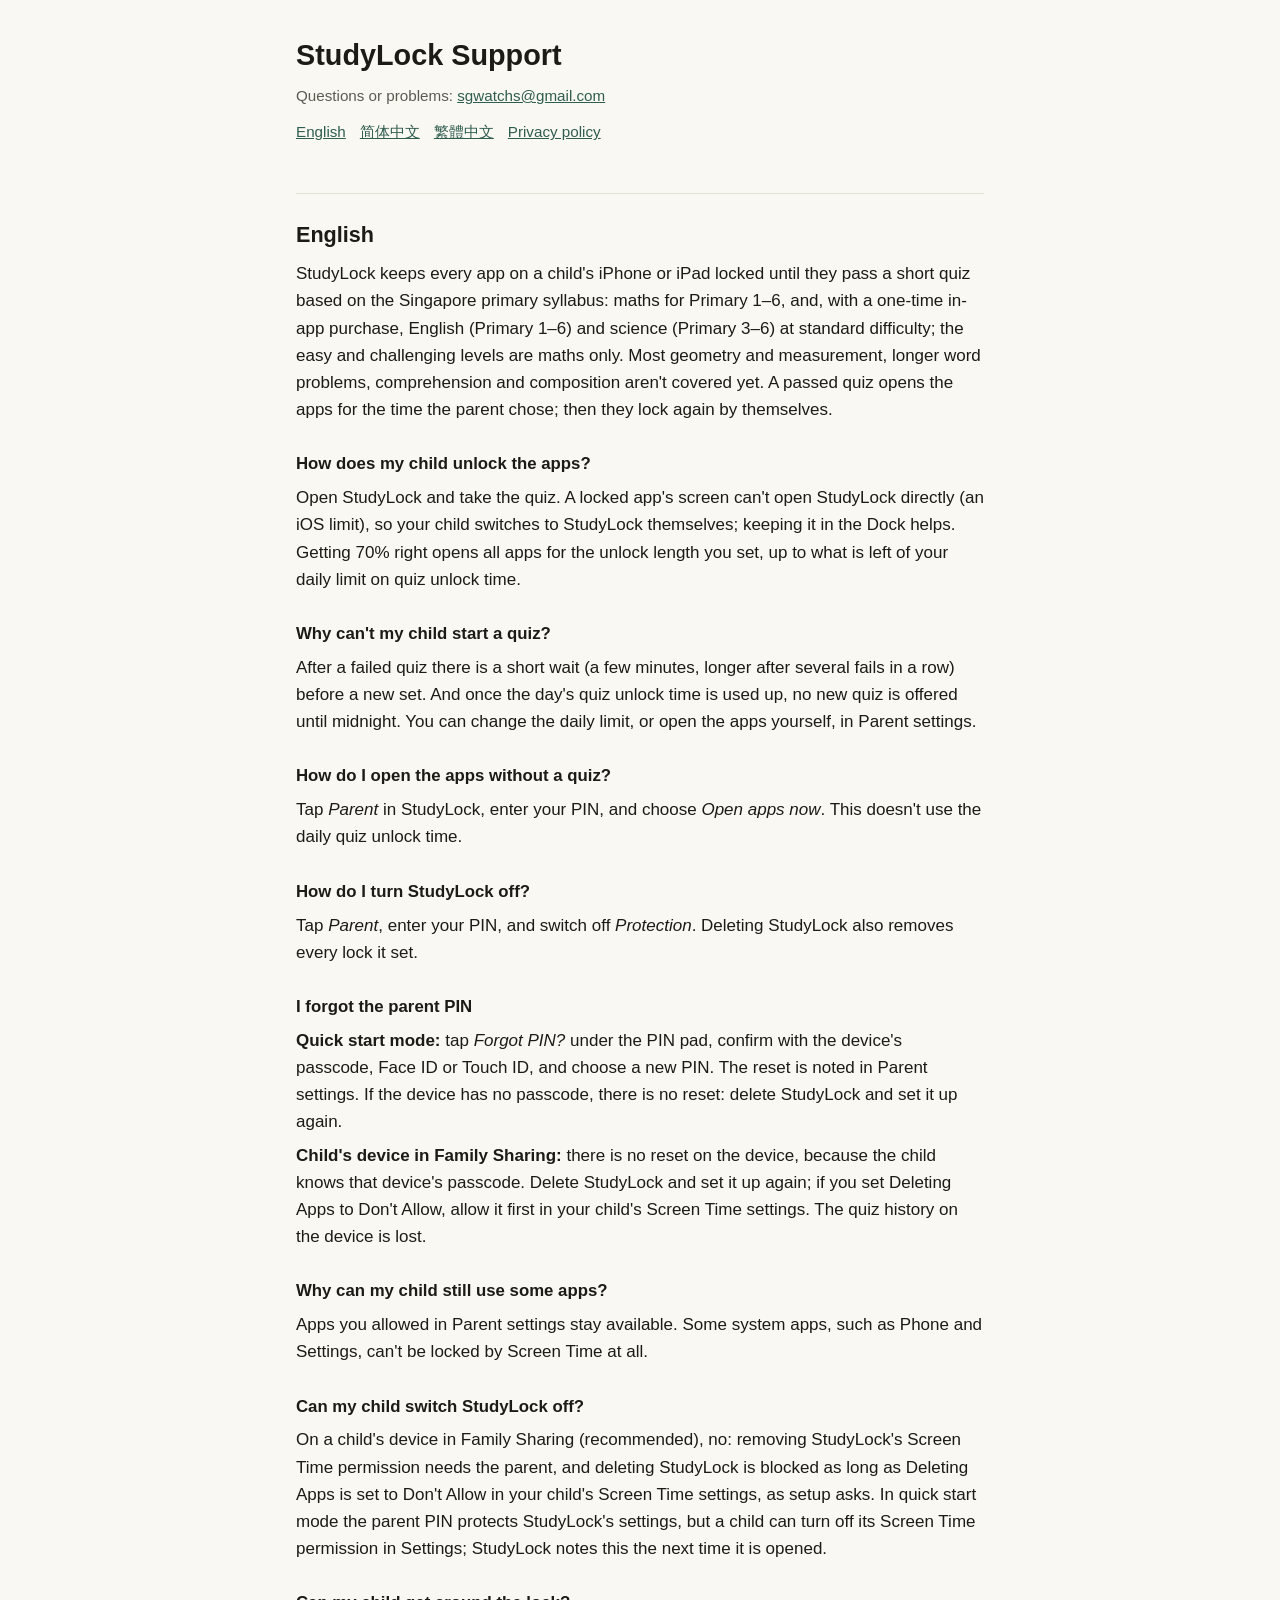
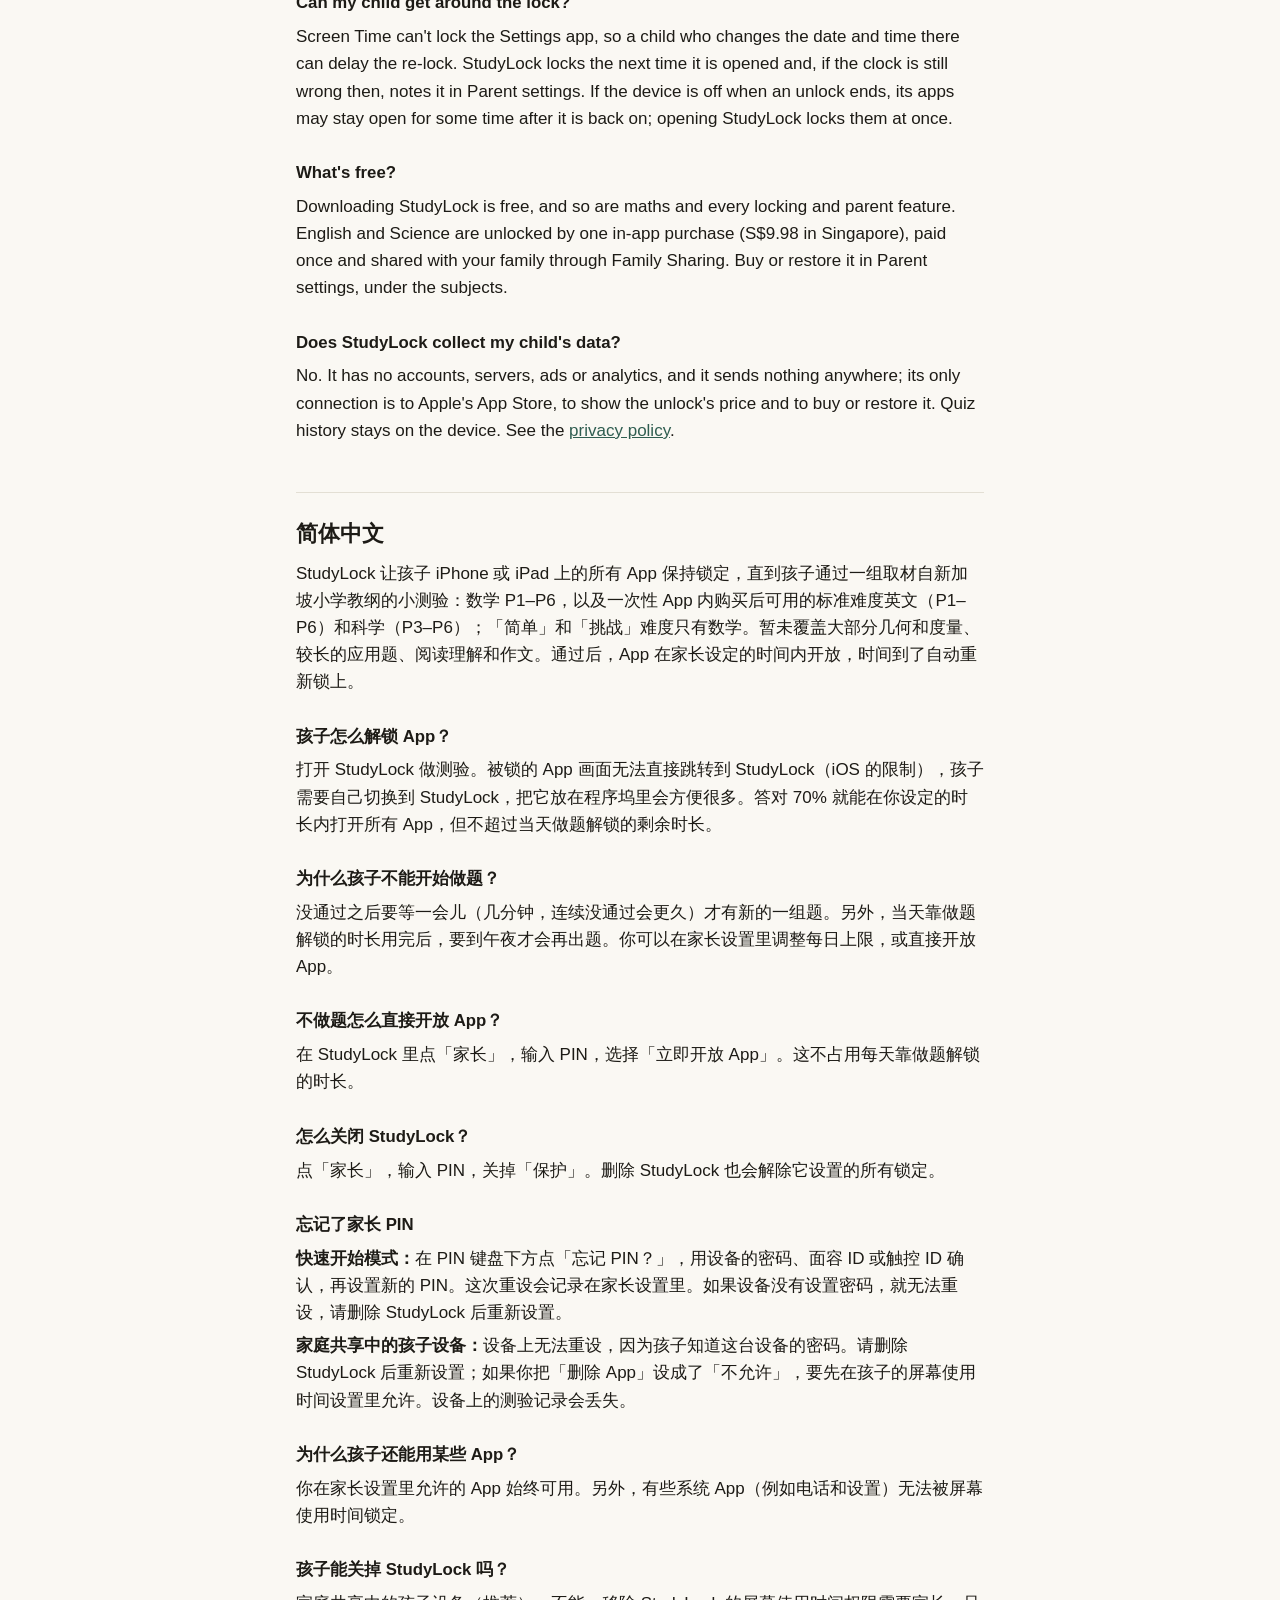
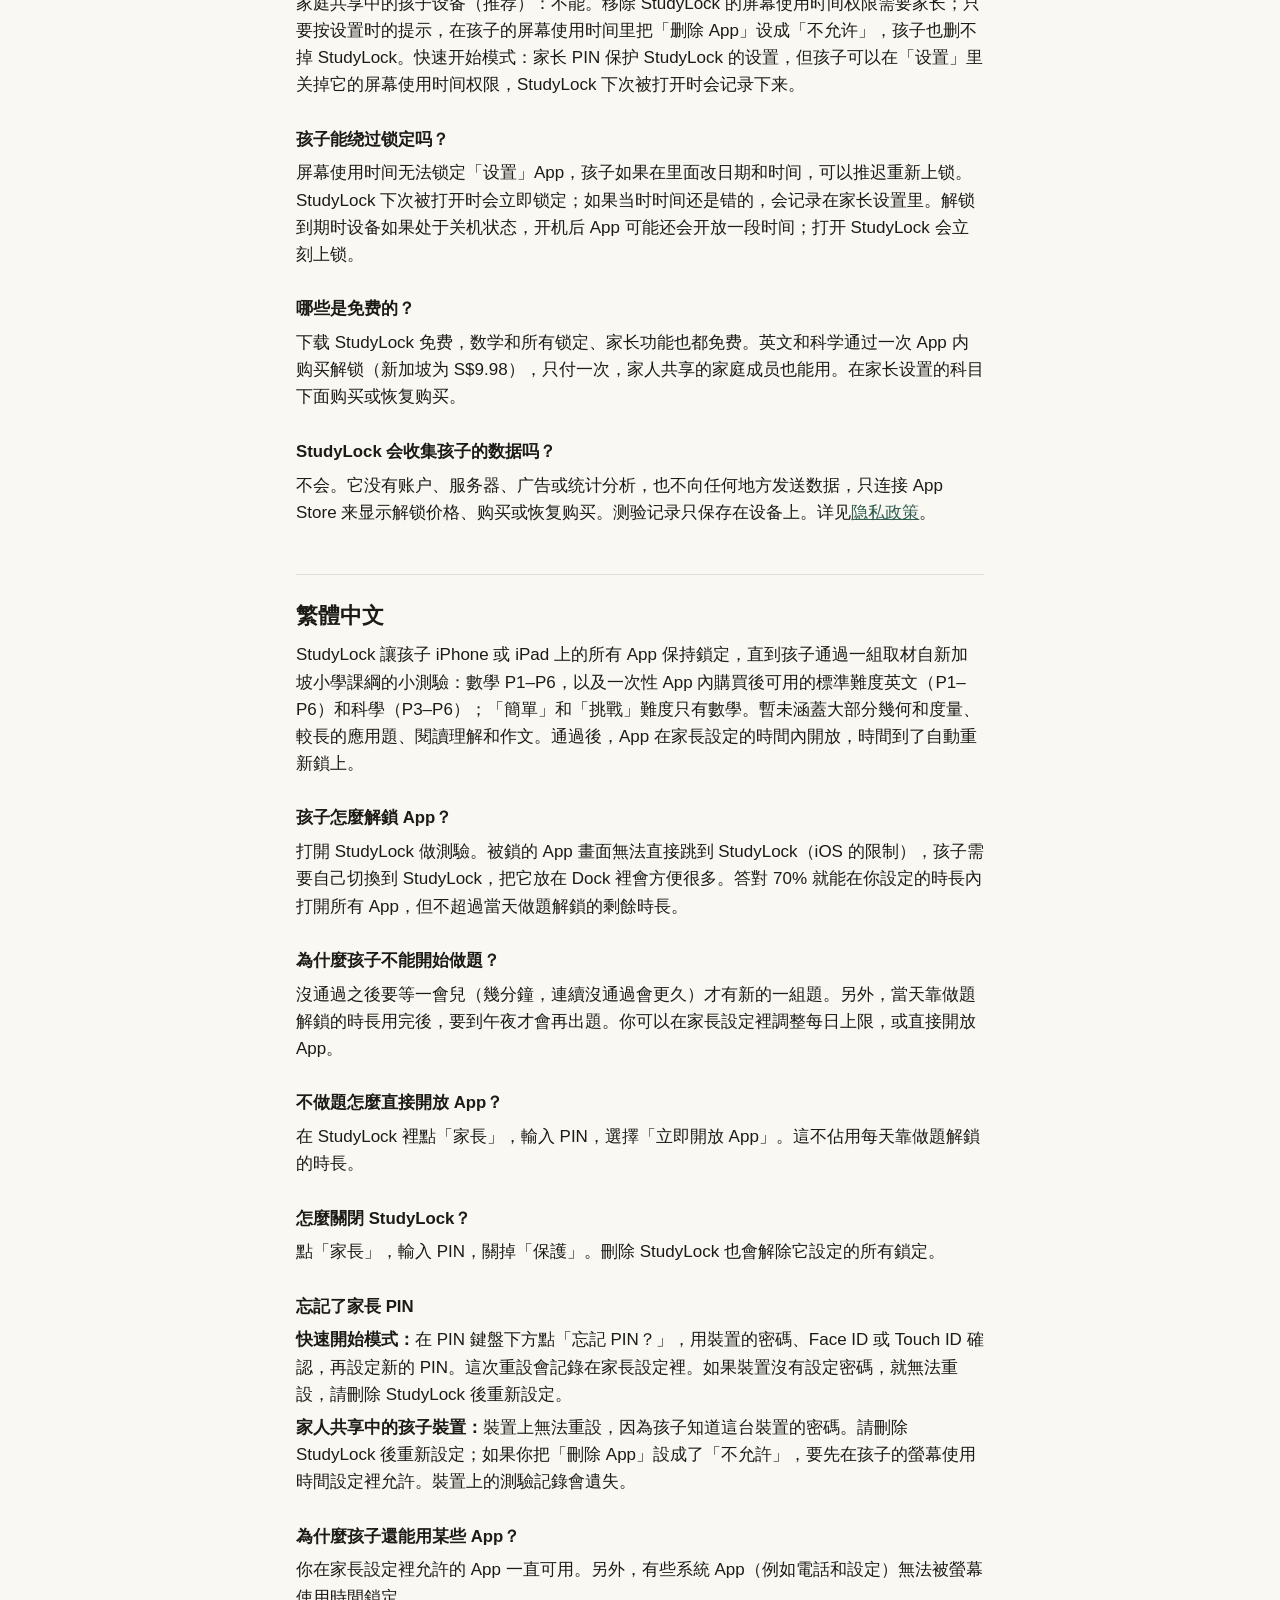
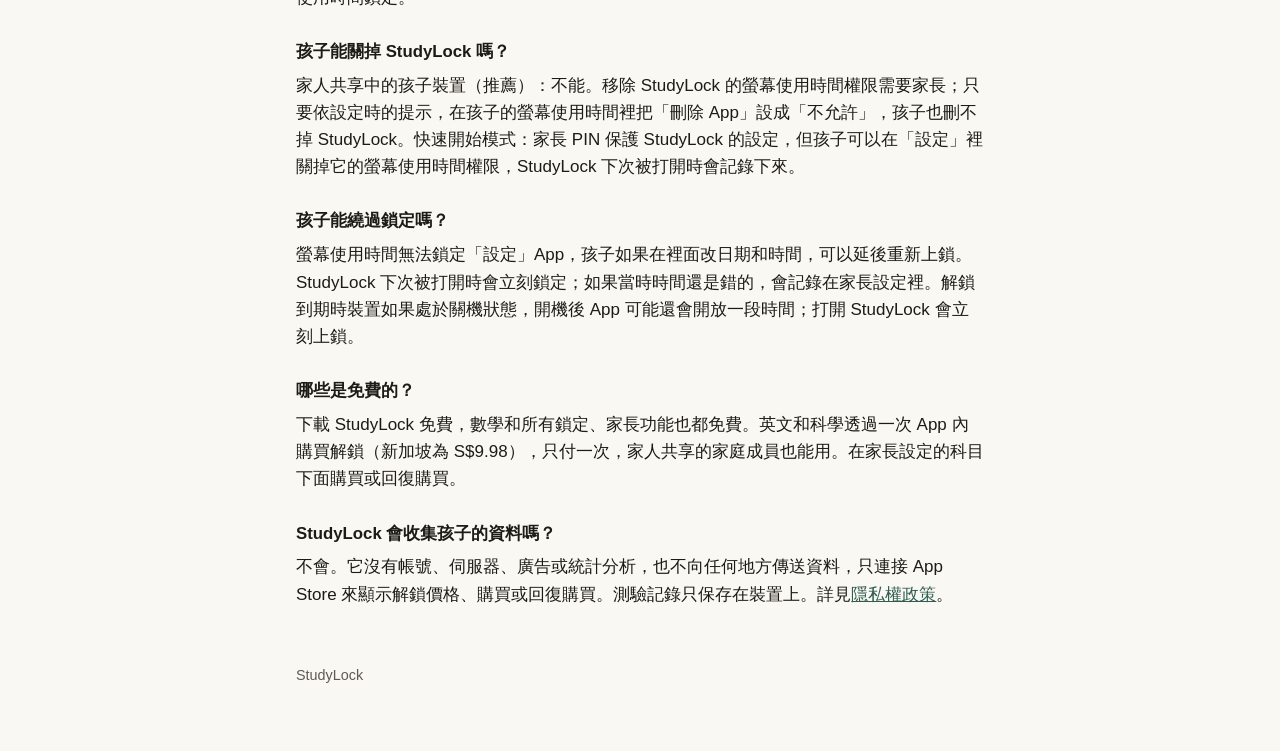
<file: index.html>
<!doctype html>
<html lang="en">
<head>
<meta charset="utf-8">
<meta name="viewport" content="width=device-width, initial-scale=1">
<title>StudyLock Support</title>
<link rel="stylesheet" href="style.css">
</head>
<body>
<main>
<h1>StudyLock Support</h1>
<p class="meta">Questions or problems: <a href="mailto:sgwatchs@gmail.com">sgwatchs@gmail.com</a></p>
<nav><a href="#en">English</a><a href="#zh-hans" lang="zh-Hans">简体中文</a><a href="#zh-hant" lang="zh-Hant">繁體中文</a><a href="privacy.html">Privacy policy</a></nav>

<section id="en">
<h2>English</h2>
<p>StudyLock keeps every app on a child's iPhone or iPad locked until they pass a short quiz based on the Singapore primary syllabus: maths for Primary 1–6, and, with a one-time in-app purchase, English (Primary 1–6) and science (Primary 3–6) at standard difficulty; the easy and challenging levels are maths only. Most geometry and measurement, longer word problems, comprehension and composition aren't covered yet. A passed quiz opens the apps for the time the parent chose; then they lock again by themselves.</p>

<h3>How does my child unlock the apps?</h3>
<p>Open StudyLock and take the quiz. A locked app's screen can't open StudyLock directly (an iOS limit), so your child switches to StudyLock themselves; keeping it in the Dock helps. Getting 70% right opens all apps for the unlock length you set, up to what is left of your daily limit on quiz unlock time.</p>

<h3>Why can't my child start a quiz?</h3>
<p>After a failed quiz there is a short wait (a few minutes, longer after several fails in a row) before a new set. And once the day's quiz unlock time is used up, no new quiz is offered until midnight. You can change the daily limit, or open the apps yourself, in Parent settings.</p>

<h3>How do I open the apps without a quiz?</h3>
<p>Tap <em>Parent</em> in StudyLock, enter your PIN, and choose <em>Open apps now</em>. This doesn't use the daily quiz unlock time.</p>

<h3>How do I turn StudyLock off?</h3>
<p>Tap <em>Parent</em>, enter your PIN, and switch off <em>Protection</em>. Deleting StudyLock also removes every lock it set.</p>

<h3>I forgot the parent PIN</h3>
<p><strong>Quick start mode:</strong> tap <em>Forgot PIN?</em> under the PIN pad, confirm with the device's passcode, Face ID or Touch ID, and choose a new PIN. The reset is noted in Parent settings. If the device has no passcode, there is no reset: delete StudyLock and set it up again.</p>
<p><strong>Child's device in Family Sharing:</strong> there is no reset on the device, because the child knows that device's passcode. Delete StudyLock and set it up again; if you set Deleting Apps to Don't Allow, allow it first in your child's Screen Time settings. The quiz history on the device is lost.</p>

<h3>Why can my child still use some apps?</h3>
<p>Apps you allowed in Parent settings stay available. Some system apps, such as Phone and Settings, can't be locked by Screen Time at all.</p>

<h3>Can my child switch StudyLock off?</h3>
<p>On a child's device in Family Sharing (recommended), no: removing StudyLock's Screen Time permission needs the parent, and deleting StudyLock is blocked as long as Deleting Apps is set to Don't Allow in your child's Screen Time settings, as setup asks. In quick start mode the parent PIN protects StudyLock's settings, but a child can turn off its Screen Time permission in Settings; StudyLock notes this the next time it is opened.</p>

<h3>Can my child get around the lock?</h3>
<p>Screen Time can't lock the Settings app, so a child who changes the date and time there can delay the re-lock. StudyLock locks the next time it is opened and, if the clock is still wrong then, notes it in Parent settings. If the device is off when an unlock ends, its apps may stay open for some time after it is back on; opening StudyLock locks them at once.</p>

<h3>What's free?</h3>
<p>Downloading StudyLock is free, and so are maths and every locking and parent feature. English and Science are unlocked by one in-app purchase (S$9.98 in Singapore), paid once and shared with your family through Family Sharing. Buy or restore it in Parent settings, under the subjects.</p>

<h3>Does StudyLock collect my child's data?</h3>
<p>No. It has no accounts, servers, ads or analytics, and it sends nothing anywhere; its only connection is to Apple's App Store, to show the unlock's price and to buy or restore it. Quiz history stays on the device. See the <a href="privacy.html">privacy policy</a>.</p>
</section>

<section id="zh-hans" lang="zh-Hans">
<h2>简体中文</h2>
<p>StudyLock 让孩子 iPhone 或 iPad 上的所有 App 保持锁定，直到孩子通过一组取材自新加坡小学教纲的小测验：数学 P1–P6，以及一次性 App 内购买后可用的标准难度英文（P1–P6）和科学（P3–P6）；「简单」和「挑战」难度只有数学。暂未覆盖大部分几何和度量、较长的应用题、阅读理解和作文。通过后，App 在家长设定的时间内开放，时间到了自动重新锁上。</p>

<h3>孩子怎么解锁 App？</h3>
<p>打开 StudyLock 做测验。被锁的 App 画面无法直接跳转到 StudyLock（iOS 的限制），孩子需要自己切换到 StudyLock，把它放在程序坞里会方便很多。答对 70% 就能在你设定的时长内打开所有 App，但不超过当天做题解锁的剩余时长。</p>

<h3>为什么孩子不能开始做题？</h3>
<p>没通过之后要等一会儿（几分钟，连续没通过会更久）才有新的一组题。另外，当天靠做题解锁的时长用完后，要到午夜才会再出题。你可以在家长设置里调整每日上限，或直接开放 App。</p>

<h3>不做题怎么直接开放 App？</h3>
<p>在 StudyLock 里点「家长」，输入 PIN，选择「立即开放 App」。这不占用每天靠做题解锁的时长。</p>

<h3>怎么关闭 StudyLock？</h3>
<p>点「家长」，输入 PIN，关掉「保护」。删除 StudyLock 也会解除它设置的所有锁定。</p>

<h3>忘记了家长 PIN</h3>
<p><strong>快速开始模式：</strong>在 PIN 键盘下方点「忘记 PIN？」，用设备的密码、面容 ID 或触控 ID 确认，再设置新的 PIN。这次重设会记录在家长设置里。如果设备没有设置密码，就无法重设，请删除 StudyLock 后重新设置。</p>
<p><strong>家庭共享中的孩子设备：</strong>设备上无法重设，因为孩子知道这台设备的密码。请删除 StudyLock 后重新设置；如果你把「删除 App」设成了「不允许」，要先在孩子的屏幕使用时间设置里允许。设备上的测验记录会丢失。</p>

<h3>为什么孩子还能用某些 App？</h3>
<p>你在家长设置里允许的 App 始终可用。另外，有些系统 App（例如电话和设置）无法被屏幕使用时间锁定。</p>

<h3>孩子能关掉 StudyLock 吗？</h3>
<p>家庭共享中的孩子设备（推荐）：不能。移除 StudyLock 的屏幕使用时间权限需要家长；只要按设置时的提示，在孩子的屏幕使用时间里把「删除 App」设成「不允许」，孩子也删不掉 StudyLock。快速开始模式：家长 PIN 保护 StudyLock 的设置，但孩子可以在「设置」里关掉它的屏幕使用时间权限，StudyLock 下次被打开时会记录下来。</p>

<h3>孩子能绕过锁定吗？</h3>
<p>屏幕使用时间无法锁定「设置」App，孩子如果在里面改日期和时间，可以推迟重新上锁。StudyLock 下次被打开时会立即锁定；如果当时时间还是错的，会记录在家长设置里。解锁到期时设备如果处于关机状态，开机后 App 可能还会开放一段时间；打开 StudyLock 会立刻上锁。</p>

<h3>哪些是免费的？</h3>
<p>下载 StudyLock 免费，数学和所有锁定、家长功能也都免费。英文和科学通过一次 App 内购买解锁（新加坡为 S$9.98），只付一次，家人共享的家庭成员也能用。在家长设置的科目下面购买或恢复购买。</p>

<h3>StudyLock 会收集孩子的数据吗？</h3>
<p>不会。它没有账户、服务器、广告或统计分析，也不向任何地方发送数据，只连接 App Store 来显示解锁价格、购买或恢复购买。测验记录只保存在设备上。详见<a href="privacy.html#zh-hans">隐私政策</a>。</p>
</section>

<section id="zh-hant" lang="zh-Hant">
<h2>繁體中文</h2>
<p>StudyLock 讓孩子 iPhone 或 iPad 上的所有 App 保持鎖定，直到孩子通過一組取材自新加坡小學課綱的小測驗：數學 P1–P6，以及一次性 App 內購買後可用的標準難度英文（P1–P6）和科學（P3–P6）；「簡單」和「挑戰」難度只有數學。暫未涵蓋大部分幾何和度量、較長的應用題、閱讀理解和作文。通過後，App 在家長設定的時間內開放，時間到了自動重新鎖上。</p>

<h3>孩子怎麼解鎖 App？</h3>
<p>打開 StudyLock 做測驗。被鎖的 App 畫面無法直接跳到 StudyLock（iOS 的限制），孩子需要自己切換到 StudyLock，把它放在 Dock 裡會方便很多。答對 70% 就能在你設定的時長內打開所有 App，但不超過當天做題解鎖的剩餘時長。</p>

<h3>為什麼孩子不能開始做題？</h3>
<p>沒通過之後要等一會兒（幾分鐘，連續沒通過會更久）才有新的一組題。另外，當天靠做題解鎖的時長用完後，要到午夜才會再出題。你可以在家長設定裡調整每日上限，或直接開放 App。</p>

<h3>不做題怎麼直接開放 App？</h3>
<p>在 StudyLock 裡點「家長」，輸入 PIN，選擇「立即開放 App」。這不佔用每天靠做題解鎖的時長。</p>

<h3>怎麼關閉 StudyLock？</h3>
<p>點「家長」，輸入 PIN，關掉「保護」。刪除 StudyLock 也會解除它設定的所有鎖定。</p>

<h3>忘記了家長 PIN</h3>
<p><strong>快速開始模式：</strong>在 PIN 鍵盤下方點「忘記 PIN？」，用裝置的密碼、Face ID 或 Touch ID 確認，再設定新的 PIN。這次重設會記錄在家長設定裡。如果裝置沒有設定密碼，就無法重設，請刪除 StudyLock 後重新設定。</p>
<p><strong>家人共享中的孩子裝置：</strong>裝置上無法重設，因為孩子知道這台裝置的密碼。請刪除 StudyLock 後重新設定；如果你把「刪除 App」設成了「不允許」，要先在孩子的螢幕使用時間設定裡允許。裝置上的測驗記錄會遺失。</p>

<h3>為什麼孩子還能用某些 App？</h3>
<p>你在家長設定裡允許的 App 一直可用。另外，有些系統 App（例如電話和設定）無法被螢幕使用時間鎖定。</p>

<h3>孩子能關掉 StudyLock 嗎？</h3>
<p>家人共享中的孩子裝置（推薦）：不能。移除 StudyLock 的螢幕使用時間權限需要家長；只要依設定時的提示，在孩子的螢幕使用時間裡把「刪除 App」設成「不允許」，孩子也刪不掉 StudyLock。快速開始模式：家長 PIN 保護 StudyLock 的設定，但孩子可以在「設定」裡關掉它的螢幕使用時間權限，StudyLock 下次被打開時會記錄下來。</p>

<h3>孩子能繞過鎖定嗎？</h3>
<p>螢幕使用時間無法鎖定「設定」App，孩子如果在裡面改日期和時間，可以延後重新上鎖。StudyLock 下次被打開時會立刻鎖定；如果當時時間還是錯的，會記錄在家長設定裡。解鎖到期時裝置如果處於關機狀態，開機後 App 可能還會開放一段時間；打開 StudyLock 會立刻上鎖。</p>

<h3>哪些是免費的？</h3>
<p>下載 StudyLock 免費，數學和所有鎖定、家長功能也都免費。英文和科學透過一次 App 內購買解鎖（新加坡為 S$9.98），只付一次，家人共享的家庭成員也能用。在家長設定的科目下面購買或回復購買。</p>

<h3>StudyLock 會收集孩子的資料嗎？</h3>
<p>不會。它沒有帳號、伺服器、廣告或統計分析，也不向任何地方傳送資料，只連接 App Store 來顯示解鎖價格、購買或回復購買。測驗記錄只保存在裝置上。詳見<a href="privacy.html#zh-hant">隱私權政策</a>。</p>
</section>

<footer>StudyLock</footer>
</main>
</body>
</html>
</file>
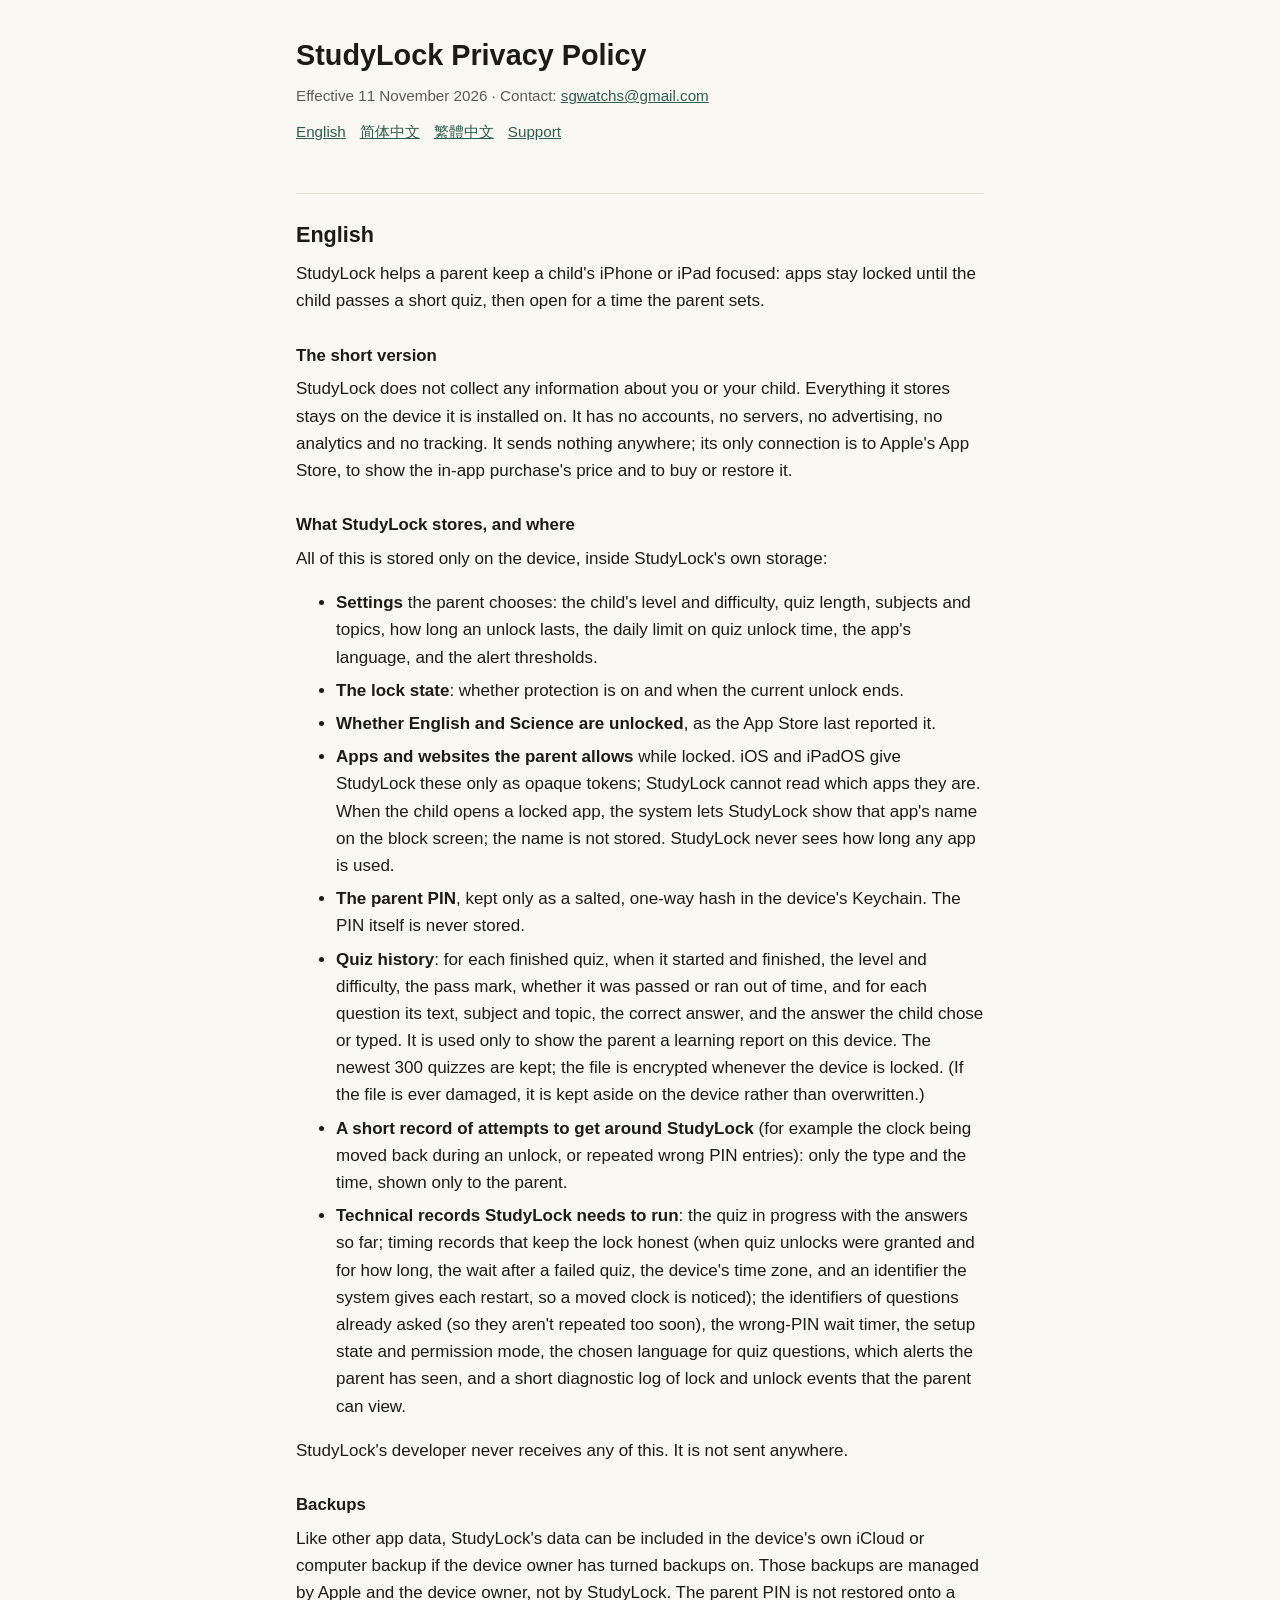
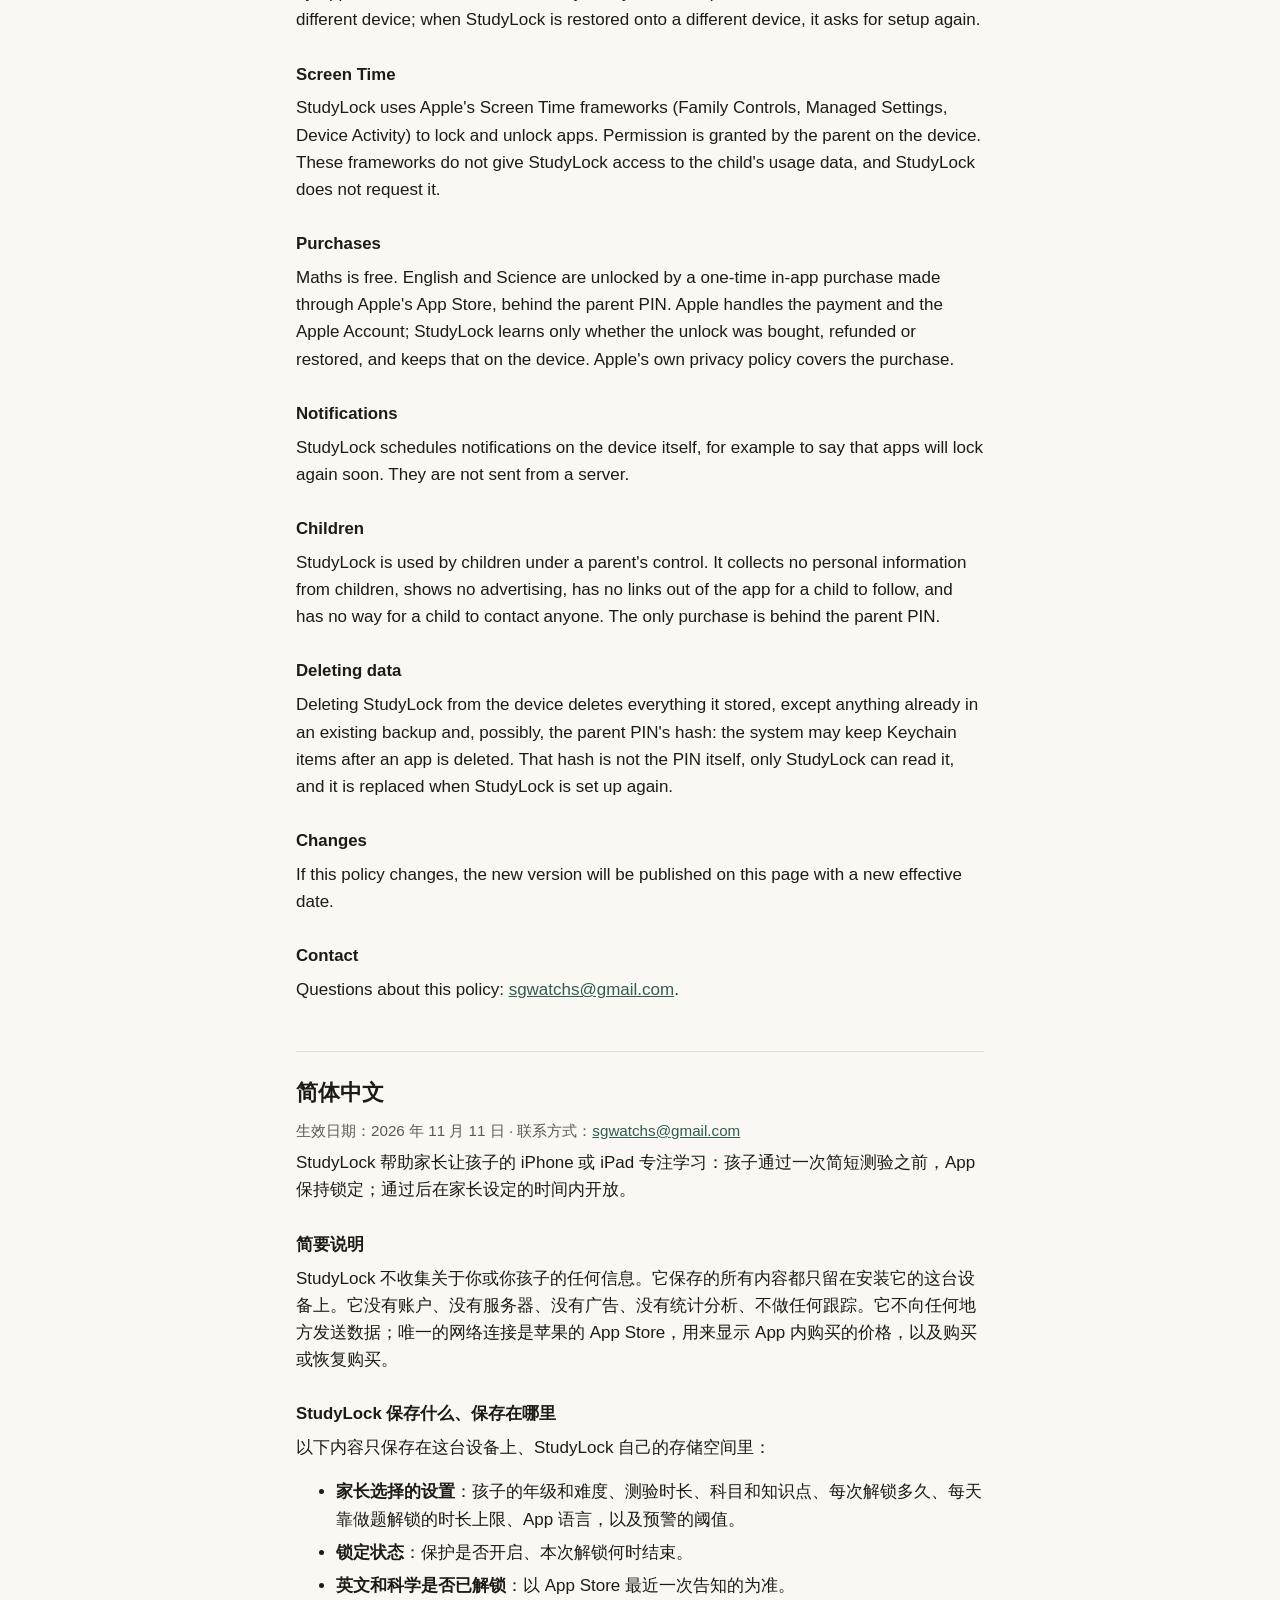
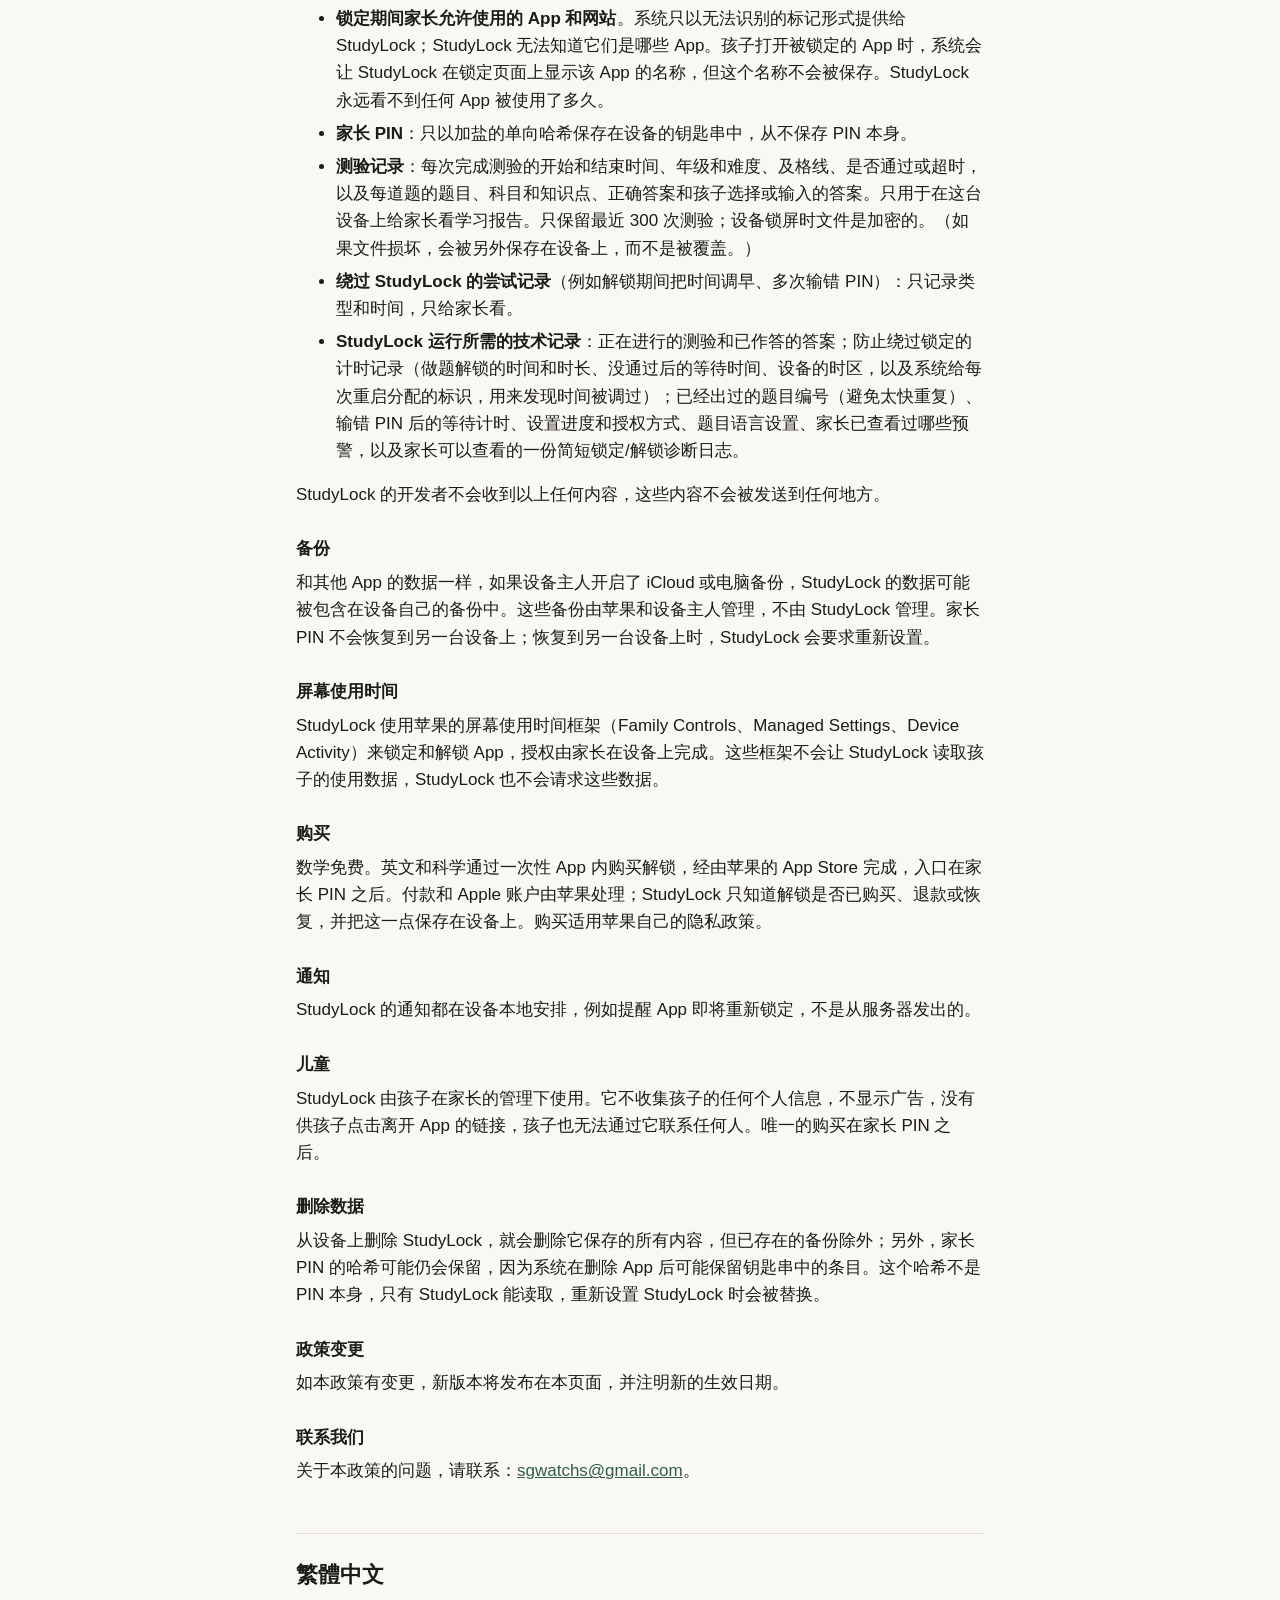
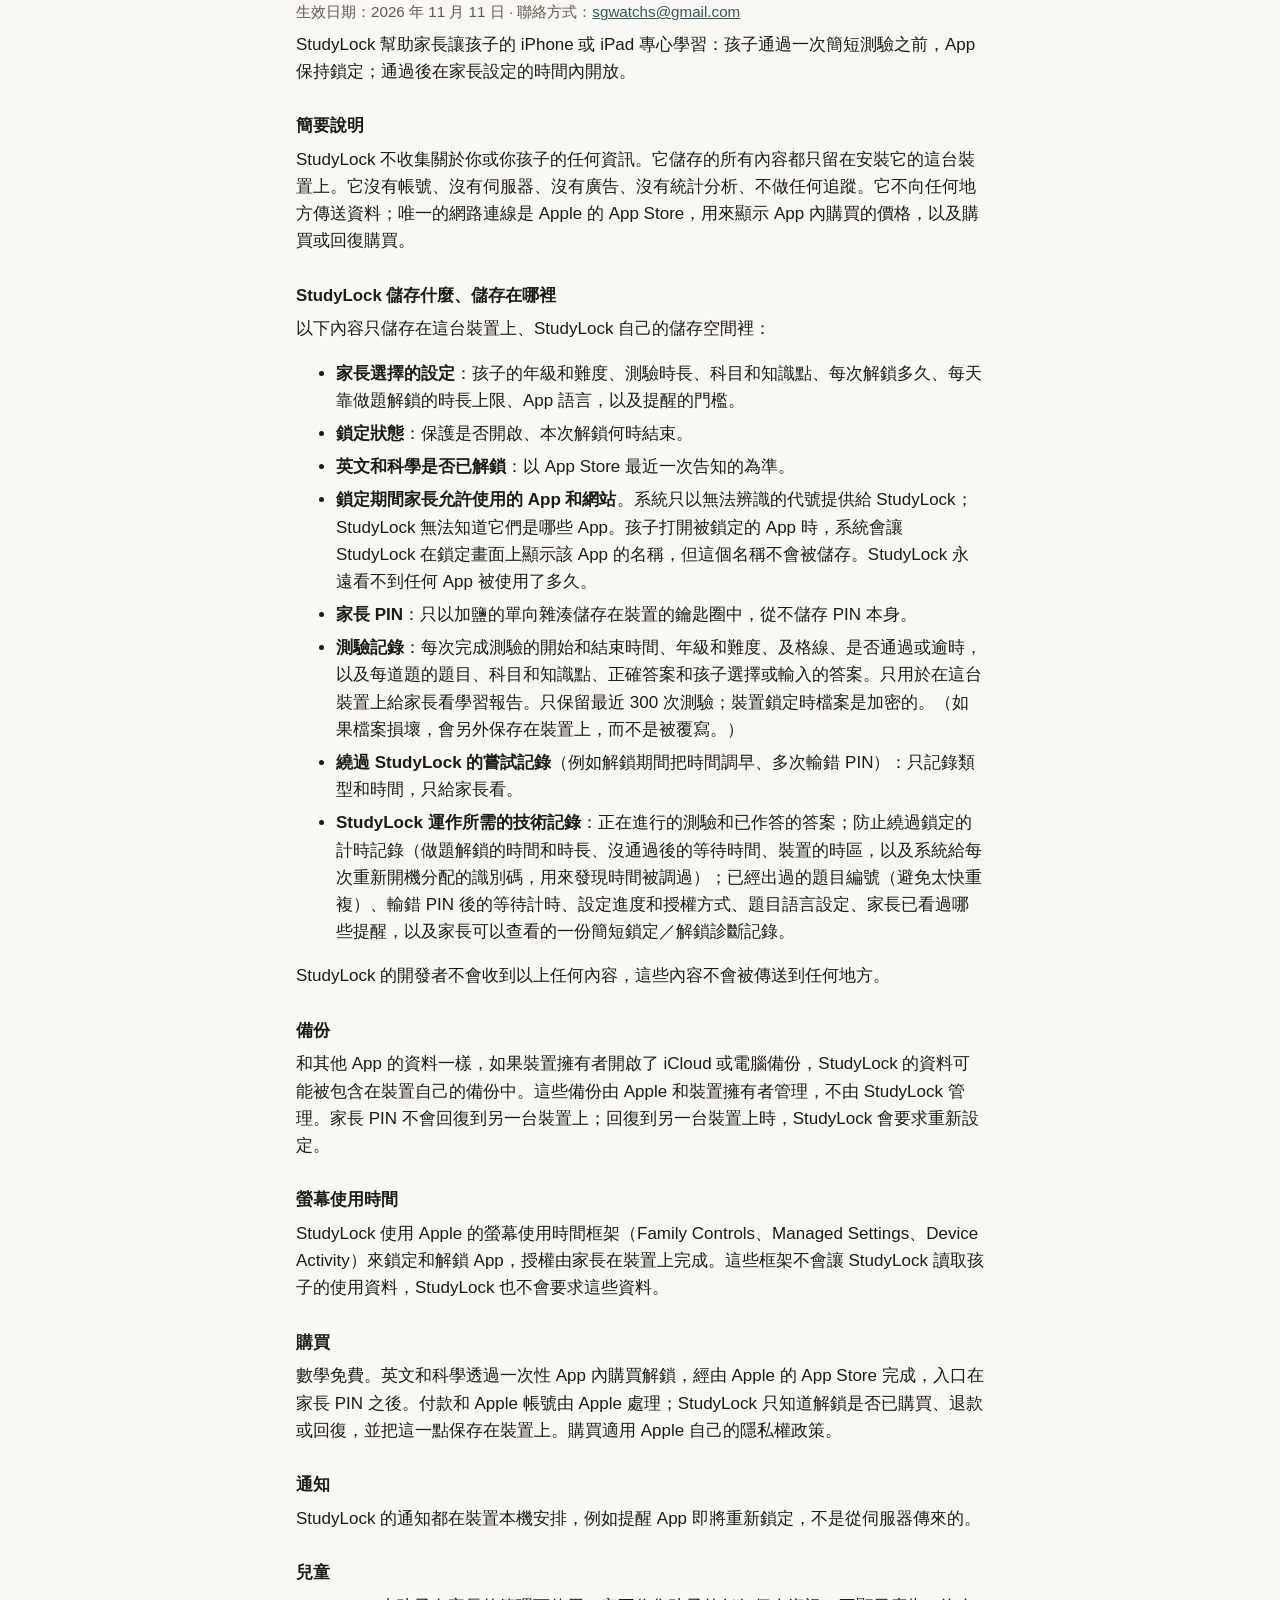
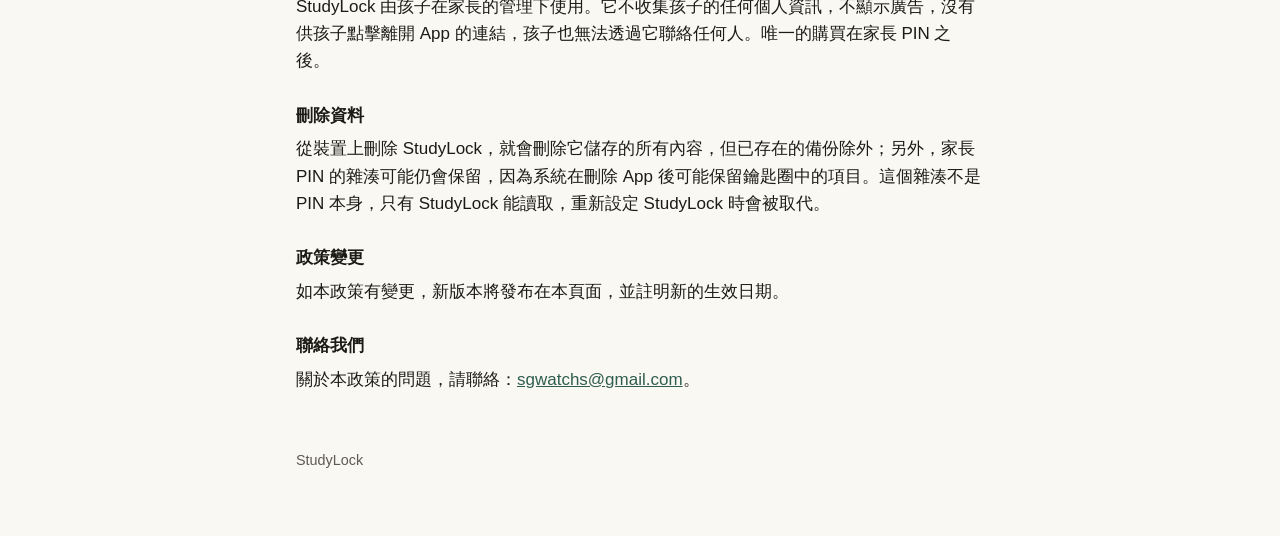
<file: privacy.html>
<!doctype html>
<html lang="en">
<head>
<meta charset="utf-8">
<meta name="viewport" content="width=device-width, initial-scale=1">
<title>StudyLock Privacy Policy</title>
<link rel="stylesheet" href="style.css">
</head>
<body>
<main>
<h1>StudyLock Privacy Policy</h1>
<p class="meta">Effective 11 November 2026 · Contact: <a href="mailto:sgwatchs@gmail.com">sgwatchs@gmail.com</a></p>
<nav><a href="#en">English</a><a href="#zh-hans" lang="zh-Hans">简体中文</a><a href="#zh-hant" lang="zh-Hant">繁體中文</a><a href="./">Support</a></nav>

<section id="en">
<h2>English</h2>
<p>StudyLock helps a parent keep a child's iPhone or iPad focused: apps stay locked until the child passes a short quiz, then open for a time the parent sets.</p>

<h3>The short version</h3>
<p>StudyLock does not collect any information about you or your child. Everything it stores stays on the device it is installed on. It has no accounts, no servers, no advertising, no analytics and no tracking. It sends nothing anywhere; its only connection is to Apple's App Store, to show the in-app purchase's price and to buy or restore it.</p>

<h3>What StudyLock stores, and where</h3>
<p>All of this is stored only on the device, inside StudyLock's own storage:</p>
<ul>
<li><strong>Settings</strong> the parent chooses: the child's level and difficulty, quiz length, subjects and topics, how long an unlock lasts, the daily limit on quiz unlock time, the app's language, and the alert thresholds.</li>
<li><strong>The lock state</strong>: whether protection is on and when the current unlock ends.</li>
<li><strong>Whether English and Science are unlocked</strong>, as the App Store last reported it.</li>
<li><strong>Apps and websites the parent allows</strong> while locked. iOS and iPadOS give StudyLock these only as opaque tokens; StudyLock cannot read which apps they are. When the child opens a locked app, the system lets StudyLock show that app's name on the block screen; the name is not stored. StudyLock never sees how long any app is used.</li>
<li><strong>The parent PIN</strong>, kept only as a salted, one-way hash in the device's Keychain. The PIN itself is never stored.</li>
<li><strong>Quiz history</strong>: for each finished quiz, when it started and finished, the level and difficulty, the pass mark, whether it was passed or ran out of time, and for each question its text, subject and topic, the correct answer, and the answer the child chose or typed. It is used only to show the parent a learning report on this device. The newest 300 quizzes are kept; the file is encrypted whenever the device is locked. (If the file is ever damaged, it is kept aside on the device rather than overwritten.)</li>
<li><strong>A short record of attempts to get around StudyLock</strong> (for example the clock being moved back during an unlock, or repeated wrong PIN entries): only the type and the time, shown only to the parent.</li>
<li><strong>Technical records StudyLock needs to run</strong>: the quiz in progress with the answers so far; timing records that keep the lock honest (when quiz unlocks were granted and for how long, the wait after a failed quiz, the device's time zone, and an identifier the system gives each restart, so a moved clock is noticed); the identifiers of questions already asked (so they aren't repeated too soon), the wrong-PIN wait timer, the setup state and permission mode, the chosen language for quiz questions, which alerts the parent has seen, and a short diagnostic log of lock and unlock events that the parent can view.</li>
</ul>
<p>StudyLock's developer never receives any of this. It is not sent anywhere.</p>

<h3>Backups</h3>
<p>Like other app data, StudyLock's data can be included in the device's own iCloud or computer backup if the device owner has turned backups on. Those backups are managed by Apple and the device owner, not by StudyLock. The parent PIN is not restored onto a different device; when StudyLock is restored onto a different device, it asks for setup again.</p>

<h3>Screen Time</h3>
<p>StudyLock uses Apple's Screen Time frameworks (Family Controls, Managed Settings, Device Activity) to lock and unlock apps. Permission is granted by the parent on the device. These frameworks do not give StudyLock access to the child's usage data, and StudyLock does not request it.</p>

<h3>Purchases</h3>
<p>Maths is free. English and Science are unlocked by a one-time in-app purchase made through Apple's App Store, behind the parent PIN. Apple handles the payment and the Apple Account; StudyLock learns only whether the unlock was bought, refunded or restored, and keeps that on the device. Apple's own privacy policy covers the purchase.</p>

<h3>Notifications</h3>
<p>StudyLock schedules notifications on the device itself, for example to say that apps will lock again soon. They are not sent from a server.</p>

<h3>Children</h3>
<p>StudyLock is used by children under a parent's control. It collects no personal information from children, shows no advertising, has no links out of the app for a child to follow, and has no way for a child to contact anyone. The only purchase is behind the parent PIN.</p>

<h3>Deleting data</h3>
<p>Deleting StudyLock from the device deletes everything it stored, except anything already in an existing backup and, possibly, the parent PIN's hash: the system may keep Keychain items after an app is deleted. That hash is not the PIN itself, only StudyLock can read it, and it is replaced when StudyLock is set up again.</p>

<h3>Changes</h3>
<p>If this policy changes, the new version will be published on this page with a new effective date.</p>

<h3>Contact</h3>
<p>Questions about this policy: <a href="mailto:sgwatchs@gmail.com">sgwatchs@gmail.com</a>.</p>
</section>

<section id="zh-hans" lang="zh-Hans">
<h2>简体中文</h2>
<p class="meta">生效日期：2026 年 11 月 11 日 · 联系方式：<a href="mailto:sgwatchs@gmail.com">sgwatchs@gmail.com</a></p>
<p>StudyLock 帮助家长让孩子的 iPhone 或 iPad 专注学习：孩子通过一次简短测验之前，App 保持锁定；通过后在家长设定的时间内开放。</p>

<h3>简要说明</h3>
<p>StudyLock 不收集关于你或你孩子的任何信息。它保存的所有内容都只留在安装它的这台设备上。它没有账户、没有服务器、没有广告、没有统计分析、不做任何跟踪。它不向任何地方发送数据；唯一的网络连接是苹果的 App Store，用来显示 App 内购买的价格，以及购买或恢复购买。</p>

<h3>StudyLock 保存什么、保存在哪里</h3>
<p>以下内容只保存在这台设备上、StudyLock 自己的存储空间里：</p>
<ul>
<li><strong>家长选择的设置</strong>：孩子的年级和难度、测验时长、科目和知识点、每次解锁多久、每天靠做题解锁的时长上限、App 语言，以及预警的阈值。</li>
<li><strong>锁定状态</strong>：保护是否开启、本次解锁何时结束。</li>
<li><strong>英文和科学是否已解锁</strong>：以 App Store 最近一次告知的为准。</li>
<li><strong>锁定期间家长允许使用的 App 和网站</strong>。系统只以无法识别的标记形式提供给 StudyLock；StudyLock 无法知道它们是哪些 App。孩子打开被锁定的 App 时，系统会让 StudyLock 在锁定页面上显示该 App 的名称，但这个名称不会被保存。StudyLock 永远看不到任何 App 被使用了多久。</li>
<li><strong>家长 PIN</strong>：只以加盐的单向哈希保存在设备的钥匙串中，从不保存 PIN 本身。</li>
<li><strong>测验记录</strong>：每次完成测验的开始和结束时间、年级和难度、及格线、是否通过或超时，以及每道题的题目、科目和知识点、正确答案和孩子选择或输入的答案。只用于在这台设备上给家长看学习报告。只保留最近 300 次测验；设备锁屏时文件是加密的。（如果文件损坏，会被另外保存在设备上，而不是被覆盖。）</li>
<li><strong>绕过 StudyLock 的尝试记录</strong>（例如解锁期间把时间调早、多次输错 PIN）：只记录类型和时间，只给家长看。</li>
<li><strong>StudyLock 运行所需的技术记录</strong>：正在进行的测验和已作答的答案；防止绕过锁定的计时记录（做题解锁的时间和时长、没通过后的等待时间、设备的时区，以及系统给每次重启分配的标识，用来发现时间被调过）；已经出过的题目编号（避免太快重复）、输错 PIN 后的等待计时、设置进度和授权方式、题目语言设置、家长已查看过哪些预警，以及家长可以查看的一份简短锁定/解锁诊断日志。</li>
</ul>
<p>StudyLock 的开发者不会收到以上任何内容，这些内容不会被发送到任何地方。</p>

<h3>备份</h3>
<p>和其他 App 的数据一样，如果设备主人开启了 iCloud 或电脑备份，StudyLock 的数据可能被包含在设备自己的备份中。这些备份由苹果和设备主人管理，不由 StudyLock 管理。家长 PIN 不会恢复到另一台设备上；恢复到另一台设备上时，StudyLock 会要求重新设置。</p>

<h3>屏幕使用时间</h3>
<p>StudyLock 使用苹果的屏幕使用时间框架（Family Controls、Managed Settings、Device Activity）来锁定和解锁 App，授权由家长在设备上完成。这些框架不会让 StudyLock 读取孩子的使用数据，StudyLock 也不会请求这些数据。</p>

<h3>购买</h3>
<p>数学免费。英文和科学通过一次性 App 内购买解锁，经由苹果的 App Store 完成，入口在家长 PIN 之后。付款和 Apple 账户由苹果处理；StudyLock 只知道解锁是否已购买、退款或恢复，并把这一点保存在设备上。购买适用苹果自己的隐私政策。</p>

<h3>通知</h3>
<p>StudyLock 的通知都在设备本地安排，例如提醒 App 即将重新锁定，不是从服务器发出的。</p>

<h3>儿童</h3>
<p>StudyLock 由孩子在家长的管理下使用。它不收集孩子的任何个人信息，不显示广告，没有供孩子点击离开 App 的链接，孩子也无法通过它联系任何人。唯一的购买在家长 PIN 之后。</p>

<h3>删除数据</h3>
<p>从设备上删除 StudyLock，就会删除它保存的所有内容，但已存在的备份除外；另外，家长 PIN 的哈希可能仍会保留，因为系统在删除 App 后可能保留钥匙串中的条目。这个哈希不是 PIN 本身，只有 StudyLock 能读取，重新设置 StudyLock 时会被替换。</p>

<h3>政策变更</h3>
<p>如本政策有变更，新版本将发布在本页面，并注明新的生效日期。</p>

<h3>联系我们</h3>
<p>关于本政策的问题，请联系：<a href="mailto:sgwatchs@gmail.com">sgwatchs@gmail.com</a>。</p>
</section>

<section id="zh-hant" lang="zh-Hant">
<h2>繁體中文</h2>
<p class="meta">生效日期：2026 年 11 月 11 日 · 聯絡方式：<a href="mailto:sgwatchs@gmail.com">sgwatchs@gmail.com</a></p>
<p>StudyLock 幫助家長讓孩子的 iPhone 或 iPad 專心學習：孩子通過一次簡短測驗之前，App 保持鎖定；通過後在家長設定的時間內開放。</p>

<h3>簡要說明</h3>
<p>StudyLock 不收集關於你或你孩子的任何資訊。它儲存的所有內容都只留在安裝它的這台裝置上。它沒有帳號、沒有伺服器、沒有廣告、沒有統計分析、不做任何追蹤。它不向任何地方傳送資料；唯一的網路連線是 Apple 的 App Store，用來顯示 App 內購買的價格，以及購買或回復購買。</p>

<h3>StudyLock 儲存什麼、儲存在哪裡</h3>
<p>以下內容只儲存在這台裝置上、StudyLock 自己的儲存空間裡：</p>
<ul>
<li><strong>家長選擇的設定</strong>：孩子的年級和難度、測驗時長、科目和知識點、每次解鎖多久、每天靠做題解鎖的時長上限、App 語言，以及提醒的門檻。</li>
<li><strong>鎖定狀態</strong>：保護是否開啟、本次解鎖何時結束。</li>
<li><strong>英文和科學是否已解鎖</strong>：以 App Store 最近一次告知的為準。</li>
<li><strong>鎖定期間家長允許使用的 App 和網站</strong>。系統只以無法辨識的代號提供給 StudyLock；StudyLock 無法知道它們是哪些 App。孩子打開被鎖定的 App 時，系統會讓 StudyLock 在鎖定畫面上顯示該 App 的名稱，但這個名稱不會被儲存。StudyLock 永遠看不到任何 App 被使用了多久。</li>
<li><strong>家長 PIN</strong>：只以加鹽的單向雜湊儲存在裝置的鑰匙圈中，從不儲存 PIN 本身。</li>
<li><strong>測驗記錄</strong>：每次完成測驗的開始和結束時間、年級和難度、及格線、是否通過或逾時，以及每道題的題目、科目和知識點、正確答案和孩子選擇或輸入的答案。只用於在這台裝置上給家長看學習報告。只保留最近 300 次測驗；裝置鎖定時檔案是加密的。（如果檔案損壞，會另外保存在裝置上，而不是被覆寫。）</li>
<li><strong>繞過 StudyLock 的嘗試記錄</strong>（例如解鎖期間把時間調早、多次輸錯 PIN）：只記錄類型和時間，只給家長看。</li>
<li><strong>StudyLock 運作所需的技術記錄</strong>：正在進行的測驗和已作答的答案；防止繞過鎖定的計時記錄（做題解鎖的時間和時長、沒通過後的等待時間、裝置的時區，以及系統給每次重新開機分配的識別碼，用來發現時間被調過）；已經出過的題目編號（避免太快重複）、輸錯 PIN 後的等待計時、設定進度和授權方式、題目語言設定、家長已看過哪些提醒，以及家長可以查看的一份簡短鎖定／解鎖診斷記錄。</li>
</ul>
<p>StudyLock 的開發者不會收到以上任何內容，這些內容不會被傳送到任何地方。</p>

<h3>備份</h3>
<p>和其他 App 的資料一樣，如果裝置擁有者開啟了 iCloud 或電腦備份，StudyLock 的資料可能被包含在裝置自己的備份中。這些備份由 Apple 和裝置擁有者管理，不由 StudyLock 管理。家長 PIN 不會回復到另一台裝置上；回復到另一台裝置上時，StudyLock 會要求重新設定。</p>

<h3>螢幕使用時間</h3>
<p>StudyLock 使用 Apple 的螢幕使用時間框架（Family Controls、Managed Settings、Device Activity）來鎖定和解鎖 App，授權由家長在裝置上完成。這些框架不會讓 StudyLock 讀取孩子的使用資料，StudyLock 也不會要求這些資料。</p>

<h3>購買</h3>
<p>數學免費。英文和科學透過一次性 App 內購買解鎖，經由 Apple 的 App Store 完成，入口在家長 PIN 之後。付款和 Apple 帳號由 Apple 處理；StudyLock 只知道解鎖是否已購買、退款或回復，並把這一點保存在裝置上。購買適用 Apple 自己的隱私權政策。</p>

<h3>通知</h3>
<p>StudyLock 的通知都在裝置本機安排，例如提醒 App 即將重新鎖定，不是從伺服器傳來的。</p>

<h3>兒童</h3>
<p>StudyLock 由孩子在家長的管理下使用。它不收集孩子的任何個人資訊，不顯示廣告，沒有供孩子點擊離開 App 的連結，孩子也無法透過它聯絡任何人。唯一的購買在家長 PIN 之後。</p>

<h3>刪除資料</h3>
<p>從裝置上刪除 StudyLock，就會刪除它儲存的所有內容，但已存在的備份除外；另外，家長 PIN 的雜湊可能仍會保留，因為系統在刪除 App 後可能保留鑰匙圈中的項目。這個雜湊不是 PIN 本身，只有 StudyLock 能讀取，重新設定 StudyLock 時會被取代。</p>

<h3>政策變更</h3>
<p>如本政策有變更，新版本將發布在本頁面，並註明新的生效日期。</p>

<h3>聯絡我們</h3>
<p>關於本政策的問題，請聯絡：<a href="mailto:sgwatchs@gmail.com">sgwatchs@gmail.com</a>。</p>
</section>

<footer>StudyLock</footer>
</main>
</body>
</html>
</file>
<file: style.css>
:root { --ink: #1d1b16; --muted: #5d5a52; --paper: #faf8f3; --line: #e3dfd4; --accent: #2f5d50; }
@media (prefers-color-scheme: dark) {
  :root { --ink: #ece9e1; --muted: #a9a59b; --paper: #171612; --line: #34322c; --accent: #8cc4b2; }
}
* { box-sizing: border-box; }
body { margin: 0; background: var(--paper); color: var(--ink);
  font: 17px/1.6 -apple-system, BlinkMacSystemFont, "Segoe UI", "PingFang SC", "PingFang TC", sans-serif; }
main { max-width: 720px; margin: 0 auto; padding: 32px 16px 64px; }
h1 { font-size: 1.8rem; margin: 0 0 4px; }
h2 { font-size: 1.35rem; margin: 48px 0 8px; padding-top: 24px; border-top: 1px solid var(--line); }
h3 { font-size: 1.05rem; margin: 28px 0 4px; }
p, li { margin: 6px 0; }
.meta { color: var(--muted); font-size: 0.95rem; }
nav { margin: 12px 0 0; font-size: 0.95rem; }
nav a { margin-right: 14px; }
a { color: var(--accent); }
footer { margin-top: 56px; color: var(--muted); font-size: 0.9rem; }
</file>
